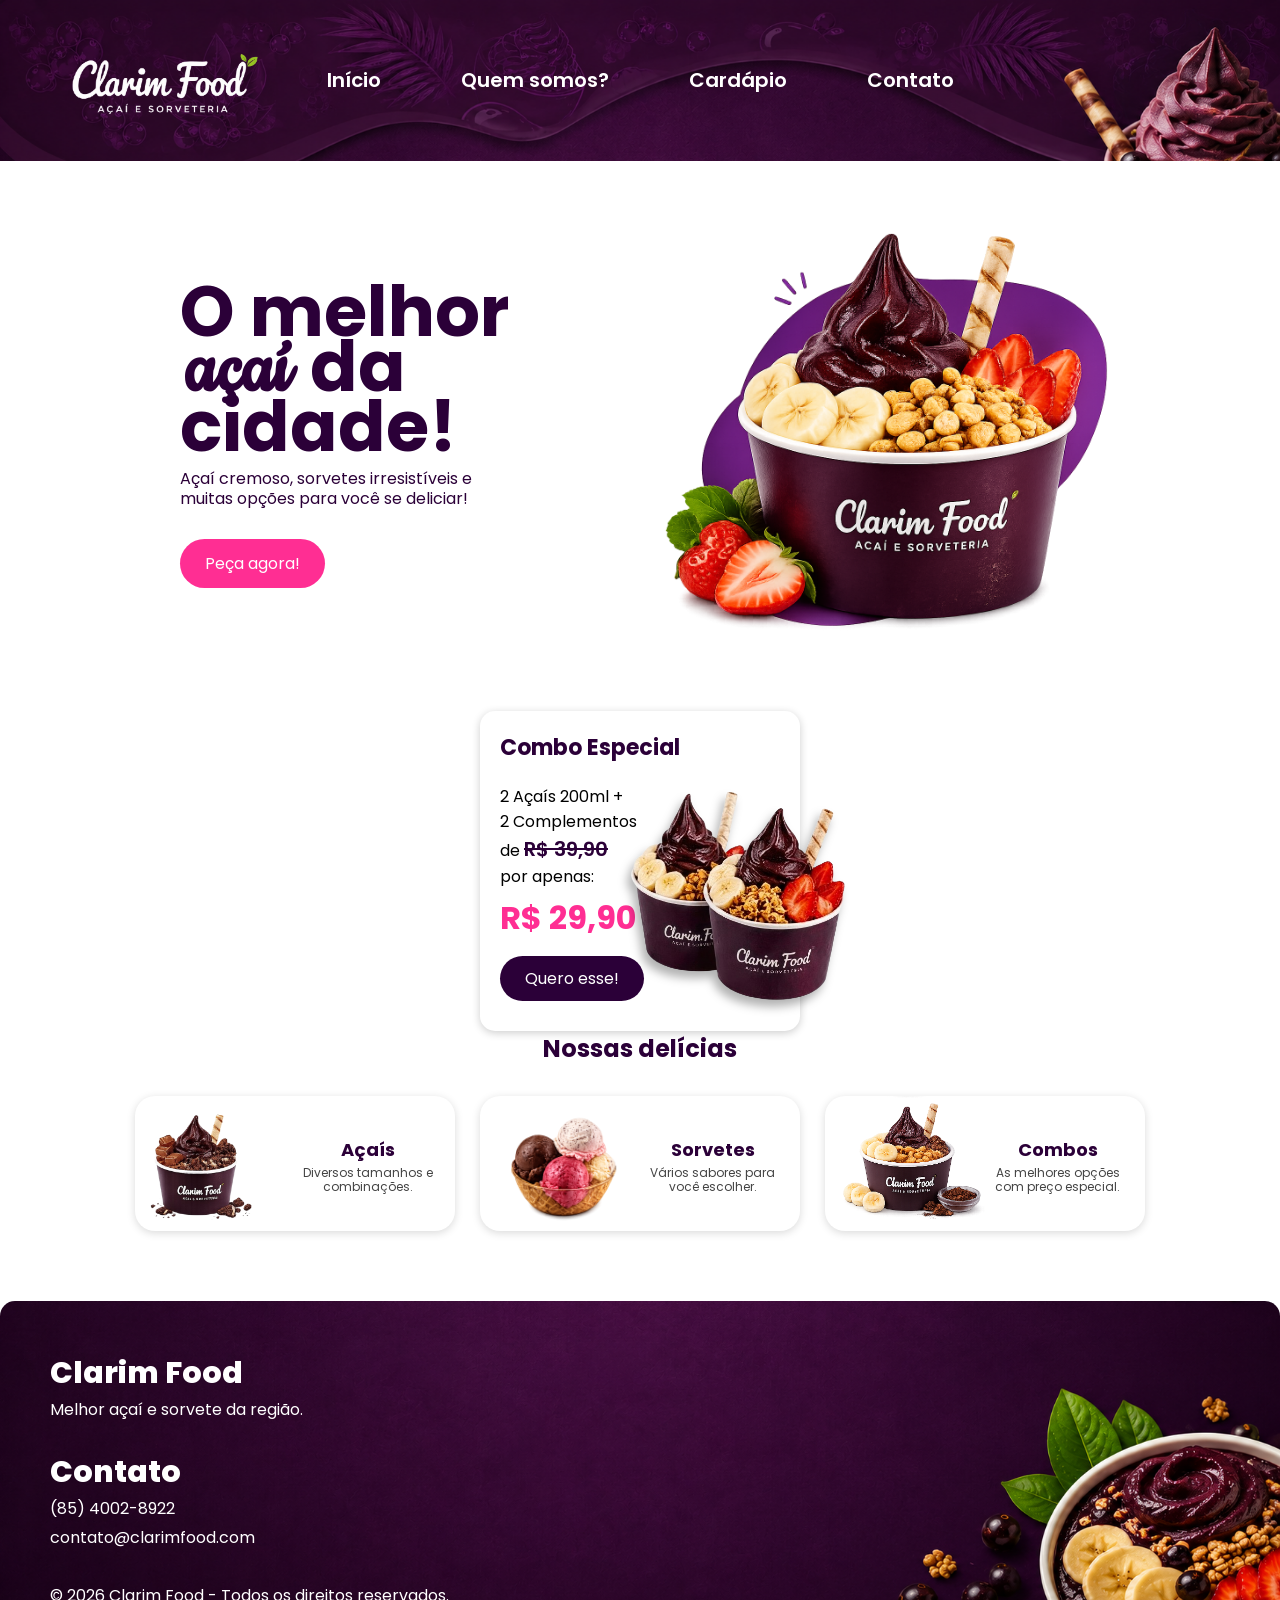
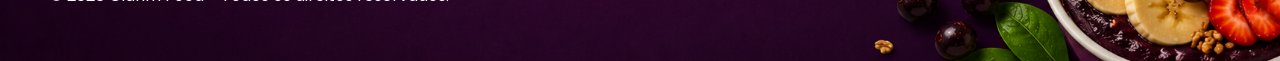
<file: index.html>
<!doctype html>
<html lang="pt-BR">
  <head>
    <meta charset="UTF-8" />
    <meta name="viewport" content="width=device-width, initial-scale=1.0" />
    <title>Página Inicial - Clarim Food</title>
    <link rel="stylesheet" href="inicio.css" />
    <link rel="shortcut icon" href="imagens/logo-ico.png" type="image/x-icon">
  </head>

  <body>
    <header>
      <nav class="cabecalho">
        <img src="imagens/logo-clarimfood.png" alt="Logo Clarim Food" />

        <div class="links">
          <ul>
            <li><a href="index.html">Início</a></li>
            <li><a href="somos.html">Quem somos?</a></li>
            <li><a href="cardapio.html">Cardápio</a></li>
            <li><a href="contato.html">Contato</a></li>
          </ul>
        </div>
      </nav>
    </header>

    <main>
      <div class="texto reveal">
        <h1>O melhor <span>açaí</span> da cidade!</h1>

        <p>
          Açaí cremoso, sorvetes irresistíveis e muitas opções para você se
          deliciar!
        </p>

        <a href="cardapio.html">Peça agora!</a>
      </div>

      <img src="imagens/imagem-acai.png" alt="Açaí" class="acai reveal" />

      <section class="combo reveal">
        <div class="container">
          <h1>Combo Especial</h1>

          <p>
            2 Açaís 200ml + <br />2 Complementos <br />
            de
            <span class="v1">
              <del>R$ 39,90</del>
            </span>
            <br />
            por apenas:
            <span class="v2">R$ 29,90</span>
          </p>

          <img
            src="imagens/porcao-acai.png"
            alt="Porção de Açaí"
            class="porcao"
          />
          <a href="cardapio.html#Combos" class="botao">Quero esse!</a>
        </div>
      </section>
    </main>

    <section class="delicias">
      <h2 class="reveal">Nossas delícias</h2>

      <div class="cards reveal">
        <div class="card">
          <img src="imagens/acai3.png" alt="Produto 1"/>

          <div class="txt">
            <h3>Açaís</h3>
            <p>Diversos tamanhos e combinações.</p>
          </div>
        </div>
        <div class="card">
          <img src="imagens/sorvete-inicio.png" alt="Produto 2" class="sorvete"/>

          <div class="txt">
            <h3>Sorvetes</h3>
            <p>Vários sabores para você escolher.</p>
          </div>
        </div>

        <div class="card">
          <img
            src="imagens/combo-acai.png" alt="Produto 3" class="combo"/>

          <div class="txt">
            <h3>Combos</h3>
            <p>As melhores opções com preço especial.</p>
          </div>
        </div>
      </div>
    </section>

    <footer class="bottom">
      <div class="bottom-all">
        <div class="bottom-top">
          <h2>Clarim Food</h2>
          <p>Melhor açaí e sorvete da região.</p>
        </div>

        <div class="bottom-half">
          <h2>Contato</h2>
          <p>(85) 4002-8922</p>
          <p>contato@clarimfood.com</p>
        </div>

        <div class="bottom-end">
          <p class="copyright">
            © 2026 Clarim Food - Todos os direitos reservados.
          </p>
        </div>
      </div>
    </footer>

    <script src="inicio.js"></script>
  </body>
</html>
</file>
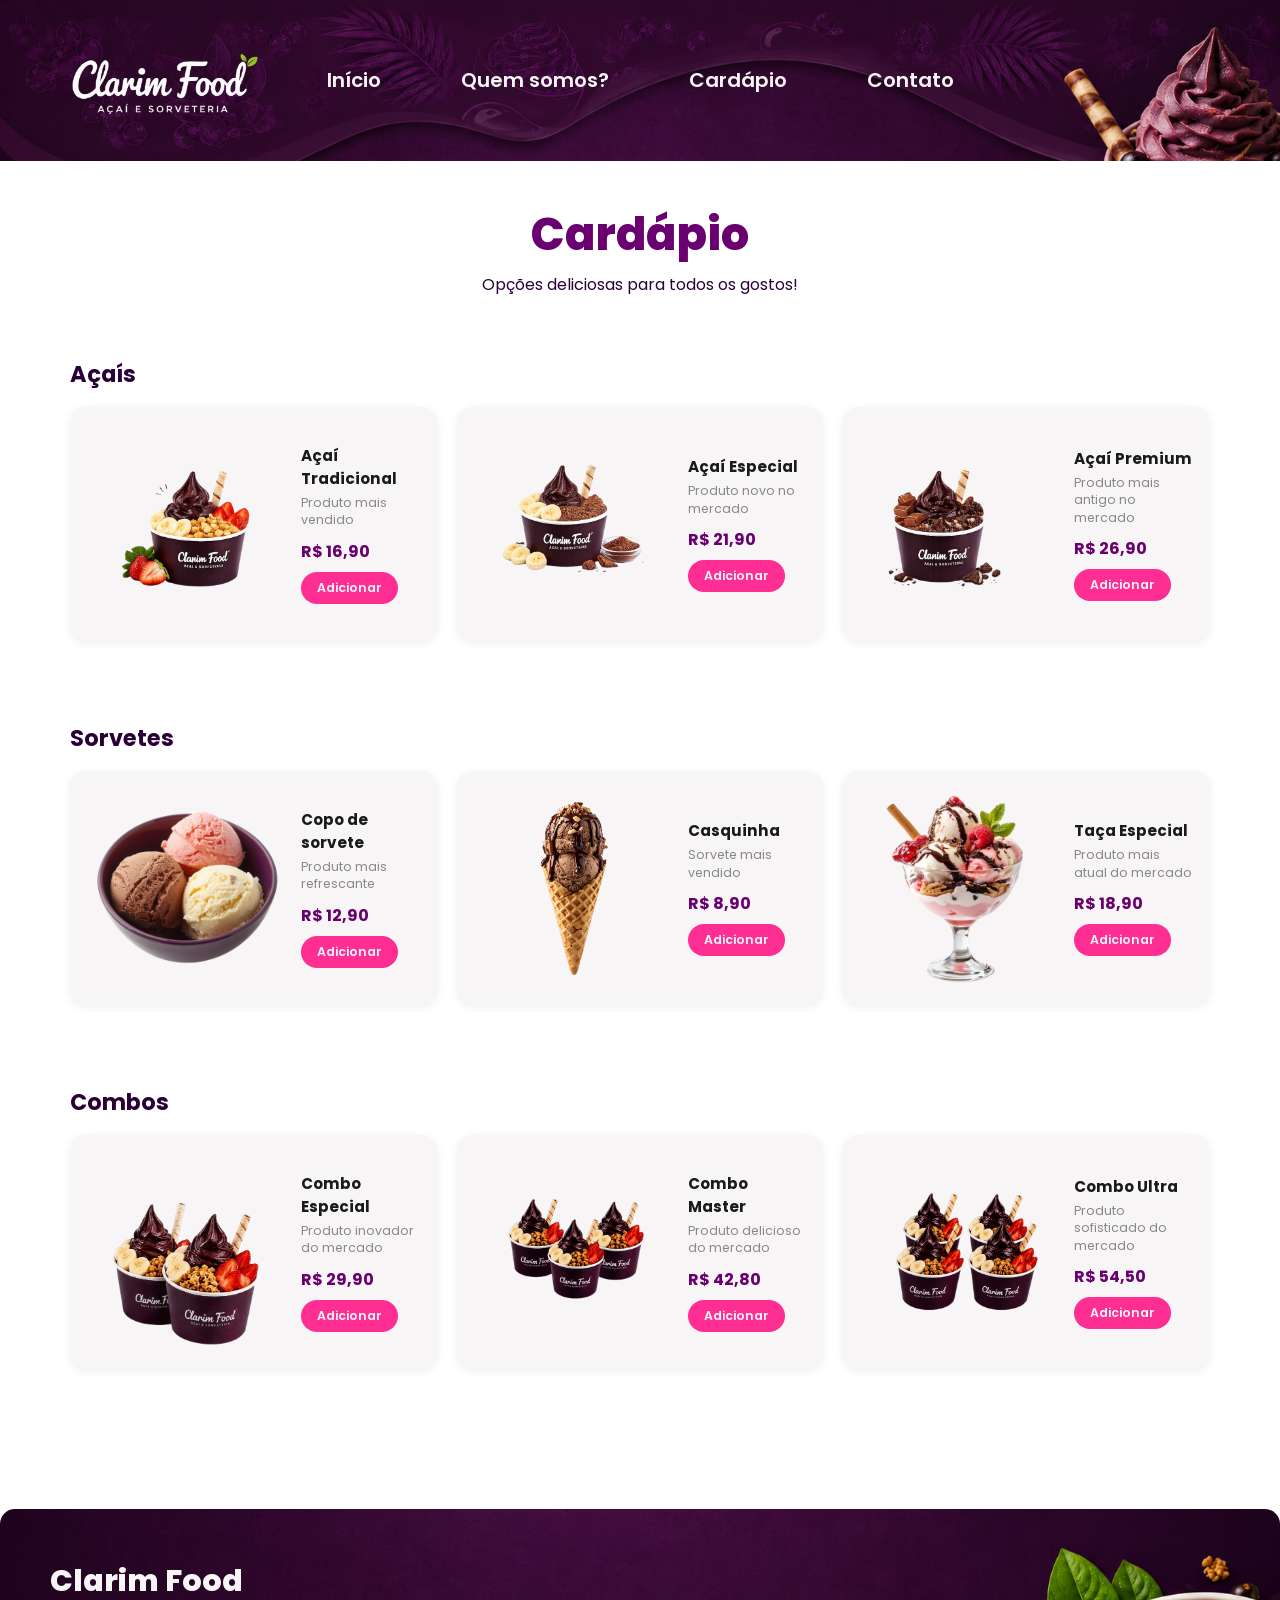
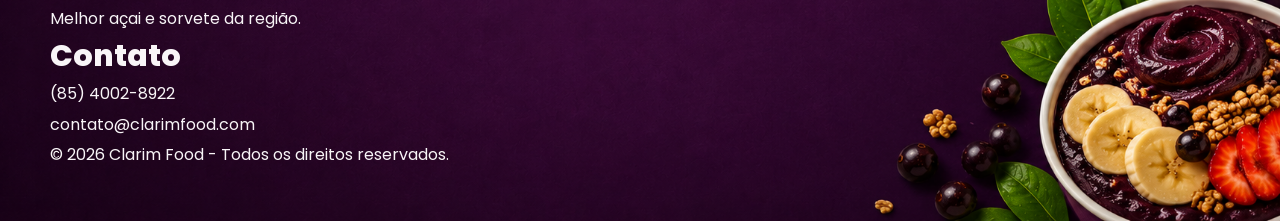
<file: cardapio.html>
<!doctype html>
<html lang="pt-BR">
  <head>
    <meta charset="UTF-8" />
    <meta name="viewport" content="width=device-width, initial-scale=1.0" />
    <title>Pagina Inicial - Clarim Food</title>
    <link rel="stylesheet" href="cardapio.css" />
    <link rel="shortcut icon" href="imagens/logo-ico.png" type="image/x-icon">
  </head>

  <body>
    <header>
      <nav class="cabecalho">
        <img src="imagens/logo-clarimfood.png" alt="logo" />
        <div class="links">
          <ul>
            <li><a href="index.html">Início</a></li>
            <li><a href="somos.html">Quem somos?</a></li>
            <li><a href="cardapio.html">Cardápio</a></li>
            <li><a href="contato.html">Contato</a></li>
          </ul>
        </div>
      </nav>
    </header>

    <div class="titulo-cardapio reveal">
      <h1>Cardápio</h1>
      <p>Opções deliciosas para todos os gostos!</p>
    </div>

    <main>
      <section class="acai reveal">
        <h4 class="secao-titulo">Açaís</h4>
        <div class="box-container">
          <div class="box">
            <img
              src="./imagens/acai1.png"
              alt="Açaí Tradicional"
              onclick="mostrarDetalhes(this)"
            />
            <div class="box-info">
              <h3>Açaí Tradicional</h3>

              <div class="detalhes">
                <p>Tamanho: 300ml</p>
                <p class="descricao">
                  Açaí puro com guaraná <br />+ 2 complementos
                </p>
              </div>
              <p class="mais-vendido">Produto mais vendido</p>
              <div class="preco">R$ 16,90</div>
              <a href="#" class="btn" onclick="adicionarItem(this)"
                >Adicionar</a
              >
            </div>
          </div>

          <div class="box">
            <img
              src="./imagens/acai2.png"
              alt="Açaí Especial"
              onclick="mostrarDetalhes(this)"
            />
            <div class="box-info">
              <h3>Açaí Especial</h3>
              <div class="detalhes">
                <p>Tamanho: 300ml</p>
                <p class="descricao">Açaí puro<br />+ 3 complementos</p>
              </div>
              <p class="mais-vendido">Produto novo no mercado</p>
              <div class="preco">R$ 21,90</div>
              <a href="#" class="btn" onclick="adicionarItem(this)"
                >Adicionar</a
              >
            </div>
          </div>

          <div class="box">
            <img
              src="./imagens/acai3.png"
              alt="Açaí Premium"
              onclick="mostrarDetalhes(this)"
            />
            <div class="box-info">
              <h3>Açaí Premium</h3>
              <div class="detalhes">
                <p>Tamanho: 300ml</p>
                <p class="descricao">
                  Açaí puro com chocolate<br />+ 2 complementos
                </p>
              </div>
              <p class="mais-vendido">Produto mais antigo no mercado</p>
              <div class="preco">R$ 26,90</div>
              <a href="#" class="btn" onclick="adicionarItem(this)"
                >Adicionar</a
              >
            </div>
          </div>
        </div>
      </section>

      <br />
      <br />
      <section class="sovertes reveal">
        <h4 class="secao-titulo">Sorvetes</h4>
        <div class="box-container">
          <div class="box">
            <img
              src="./imagens/CopoDeSorvete.png"
              alt="Copo de sorvete"
              onclick="mostrarDetalhes(this)"
            />
            <div class="box-info">
              <h3>Copo de sorvete</h3>
              <div class="detalhes">
                <p class="descricao">Sorvete mesclado<br />3 bolas</p>
              </div>
              <p class="mais-vendido">Produto mais refrescante</p>
              <div class="preco">R$ 12,90</div>
              <a href="#" class="btn" onclick="adicionarItem(this)"
                >Adicionar</a
              >
            </div>
          </div>

          <div class="box">
            <img
              src="./imagens/Casquinha.png"
              alt="Casquinha"
              onclick="mostrarDetalhes(this)"
            />
            <div class="box-info">
              <h3>Casquinha</h3>
              <div class="detalhes">
                <p class="descricao">Casquinha de sorvete<br />2 bolas</p>
              </div>
              <p class="mais-vendido">Sorvete mais vendido</p>
              <div class="preco">R$ 8,90</div>
              <a href="#" class="btn" onclick="adicionarItem(this)"
                >Adicionar</a
              >
            </div>
          </div>

          <div class="box">
            <img
              src="./imagens/Taça.png"
              alt="Taça Especial"
              onclick="mostrarDetalhes(this)"
            />
            <div class="box-info">
              <h3>Taça Especial</h3>
              <div class="detalhes">
                <p class="descricao">
                  Sorvete com calda,frutas e toppings<br />
                </p>
              </div>
              <p class="mais-vendido">Produto mais atual do mercado</p>
              <div class="preco">R$ 18,90</div>
              <a href="#" class="btn" onclick="adicionarItem(this)"
                >Adicionar</a
              >
            </div>
          </div>
        </div>
      </section>
      <br />
      <br />
      <section class="combos reveal">
        <h4 class="secao-titulo">Combos</h4>

        <div class="box-container">
          <div class="box" id="Combos">
            <img
              src="./imagens/porcao-acai.png"
              alt="Porçao açai"
              onclick="mostrarDetalhes(this)"
            />
            <div class="box-info">
              <h3>Combo Especial</h3>
              <div class="detalhes">
                <p>Tamanho: 200ml</p>
                <p class="descricao">Açaí duplo<br />+ 2 complementos</p>
              </div>
              <p class="mais-vendido">Produto inovador do mercado</p>
              <div class="preco">R$ 29,90</div>
              <a href="#" class="btn" onclick="adicionarItem(this)"
                >Adicionar</a
              >
            </div>
          </div>

          <div class="box">
            <img
              src="./imagens/ComboMaster.png"
              alt="Combo Master"
              onclick="mostrarDetalhes(this)"
            />
            <div class="box-info">
              <h3>Combo Master</h3>
              <div class="detalhes">
                <p>Tamanho: 200ml</p>
                <p class="descricao">3 Açaís<br />+ 3 complementos</p>
              </div>
              <p class="mais-vendido">Produto delicioso do mercado</p>
              <div class="preco">R$ 42,80</div>
              <a href="#" class="btn" onclick="adicionarItem(this)"
                >Adicionar</a
              >
            </div>
          </div>

          <div class="box">
            <img
              src="./imagens/ComboUltra.png"
              alt="Combo Ultra"
              onclick="mostrarDetalhes(this)"
            />
            <div class="box-info">
              <h3>Combo Ultra</h3>
              <div class="detalhes">
                <p>Tamanho: 180ml</p>
                <p class="descricao">4 Açaís<br />+ 4 complementos</p>
              </div>
              <p class="mais-vendido">Produto sofisticado do mercado</p>
              <div class="preco">R$ 54,50</div>
              <a href="#" class="btn" onclick="adicionarItem(this)"
                >Adicionar</a
              >
            </div>
          </div>
        </div>
      </section>
    </main>

    <footer class="bottom">
      <div class="bottom-all">
        <div class="bottom-top">
          <h2>Clarim Food</h2>
          <p>Melhor açai e sorvete da região.</p>
        </div>

        <div class="bottom-half">
          <h2>Contato</h2>
          <p>(85) 4002-8922</p>
          <p>contato@clarimfood.com</p>
        </div>
        <div class="bottom-end">
          <p class="copyright">
            © 2026 Clarim Food - Todos os direitos reservados.
          </p>
        </div>
      </div>
    </footer>
    <div id="mensagem" class="mensagem-carrinho">
    ✅ Adicionado ao carrinho
</div>
    <script src="cardapio.js"></script>
  </body>
</html>
</file>
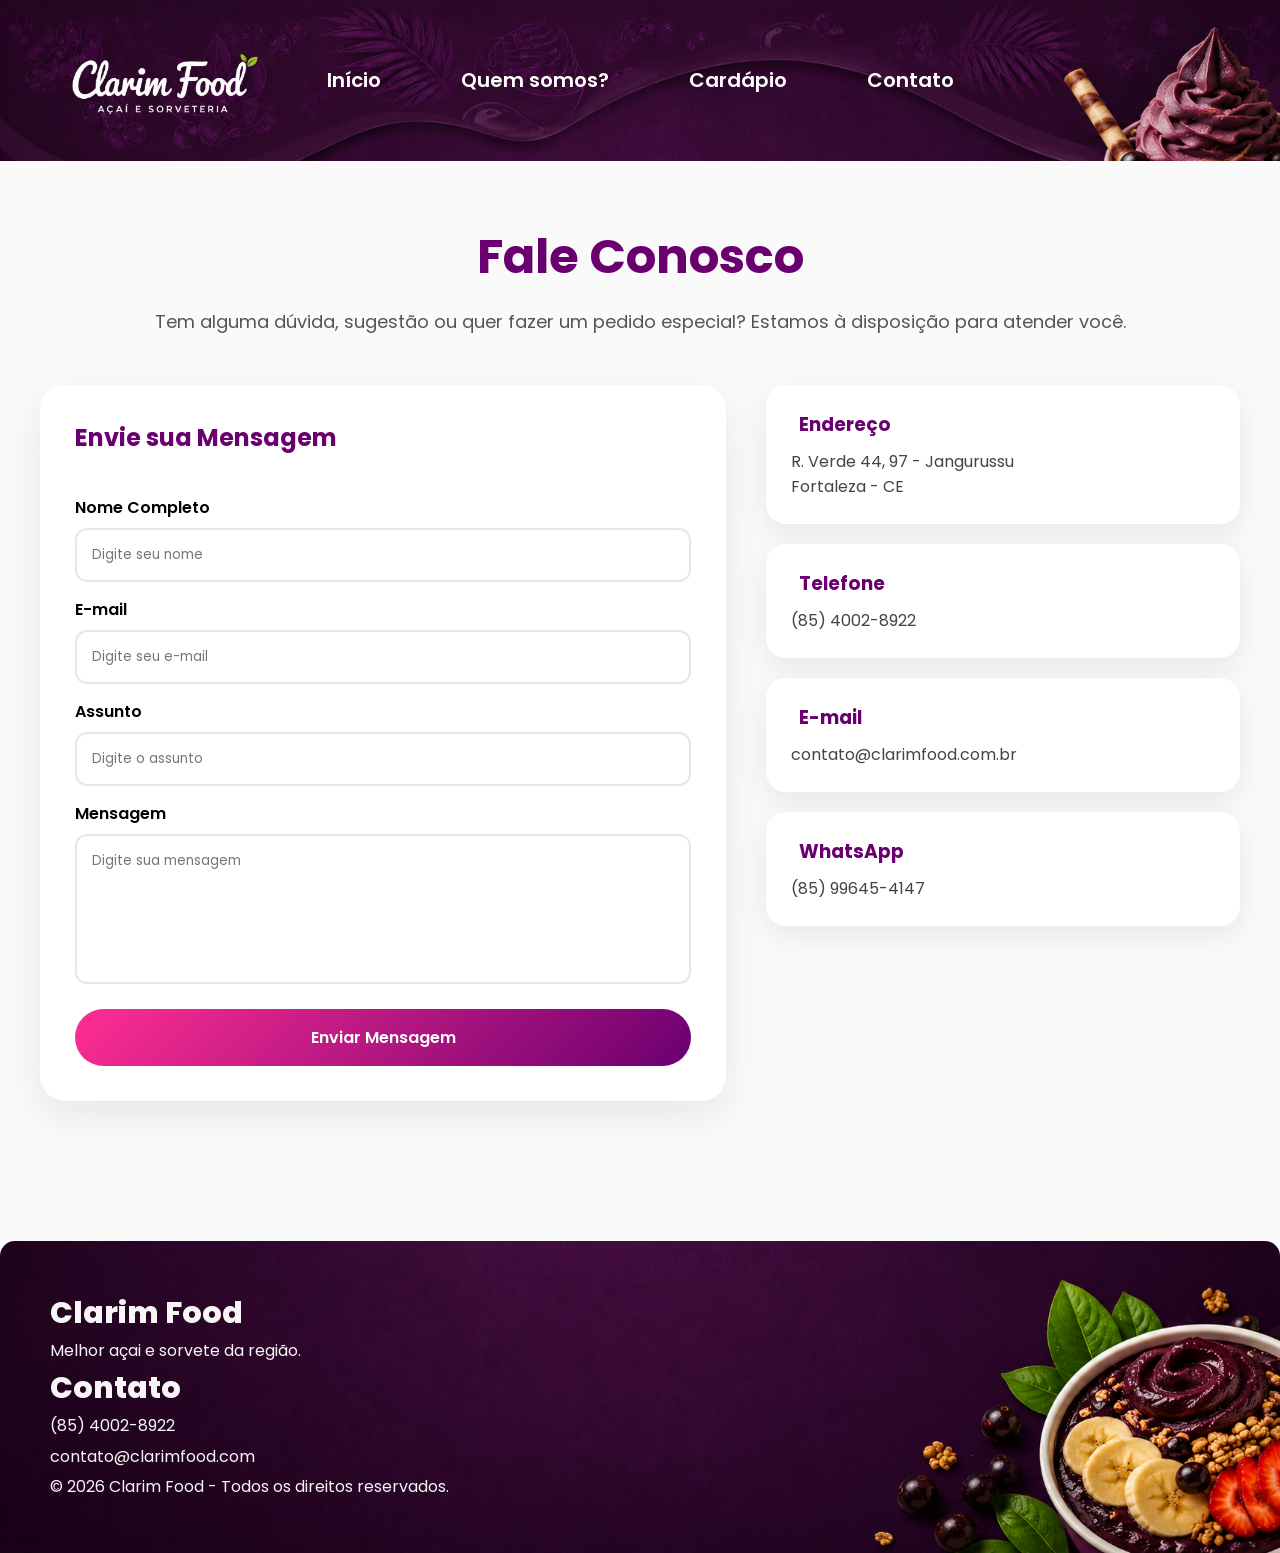
<file: contato.html>
<!DOCTYPE html>
<html lang="pt-BR">

<head>
    <meta charset="UTF-8">
    <meta name="viewport" content="width=device-width, initial-scale=1.0">
    <title>Pagina Inicial - Clarim Food</title>
    <link rel="stylesheet" href="contato.css">
    <link rel="shortcut icon" href="imagens/logo-ico.png" type="image/x-icon">
</head>

<body>
    <header>
        <nav class="cabecalho">
            <img src="imagens/logo-clarimfood.png" alt="logo">
            <div class="links">
                <ul>
                    <li> <a href="index.html">Início</a></li>
                     <li> <a href="somos.html">Quem somos?</a></li>
                    <li> <a href="cardapio.html">Cardápio</a></li>
                    <li> <a href="contato.html">Contato</a></li>
                </ul>
        </nav>
    </div>
    </header>

<main>

        <section class="contato reveal">

            <div class="container">

                <h1>Fale Conosco</h1>

                <p class="descricao">
                    Tem alguma dúvida, sugestão ou quer fazer um pedido especial?
                    Estamos à disposição para atender você.
                </p>

                <div class="conteudo">

                    <div class="formulario">

                        <h2>Envie sua Mensagem</h2>

                        <form>

                            <label>Nome Completo</label>
                            <input type="text" placeholder="Digite seu nome" required>

                            <label>E-mail</label>
                            <input type="email" placeholder="Digite seu e-mail" required>

                            <label>Assunto</label>
                            <input type="text" placeholder="Digite o assunto">

                            <label>Mensagem</label>
                            <textarea placeholder="Digite sua mensagem"></textarea>

                            <button type="submit">
                                <i class="fa-solid fa-paper-plane"></i>
                                Enviar Mensagem
                            </button>

                        </form>

                    </div>

                    <div class="info">

                        <div class="item">
                            <h3>
                                <i class="fa-solid fa-location-dot"></i>
                                Endereço
                            </h3>

                            <p>
                                R. Verde 44, 97 - Jangurussu<br>
                                Fortaleza - CE
                            </p>
                        </div>

                        <div class="item">
                            <h3>
                                <i class="fa-solid fa-phone"></i>
                                Telefone
                            </h3>

                            <p>(85) 4002-8922</p>
                        </div>

                        <div class="item">
                            <h3>
                                <i class="fa-solid fa-envelope"></i>
                                E-mail
                            </h3>

                            <p>contato@clarimfood.com.br</p>
                        </div>

                        <div class="item">
                            <h3>
                                <i class="fa-brands fa-whatsapp"></i>
                                WhatsApp
                            </h3>

                            <p>(85) 99645-4147</p>
                        </div>

                    </div>

                </div>

            </div>

        </section>

    </main>


    <footer class="bottom">
        <div class="bottom-all">
            <div class="bottom-top">
                <h2>Clarim Food</h2>
                <p>Melhor açai e sorvete da região.</p>
            </div>

            <div class="bottom-half">
                <h2>Contato</h2>
                <p>(85) 4002-8922</p>
                <p>contato@clarimfood.com</p>
            </div>
            <div class="bottom-end">
                <p class="copyright">
                    © 2026 Clarim Food - Todos os direitos reservados.
                </p>
            </div>

        </div>
    </footer>
    <script src="contato.js"></script>
</body>

</html>
</file>
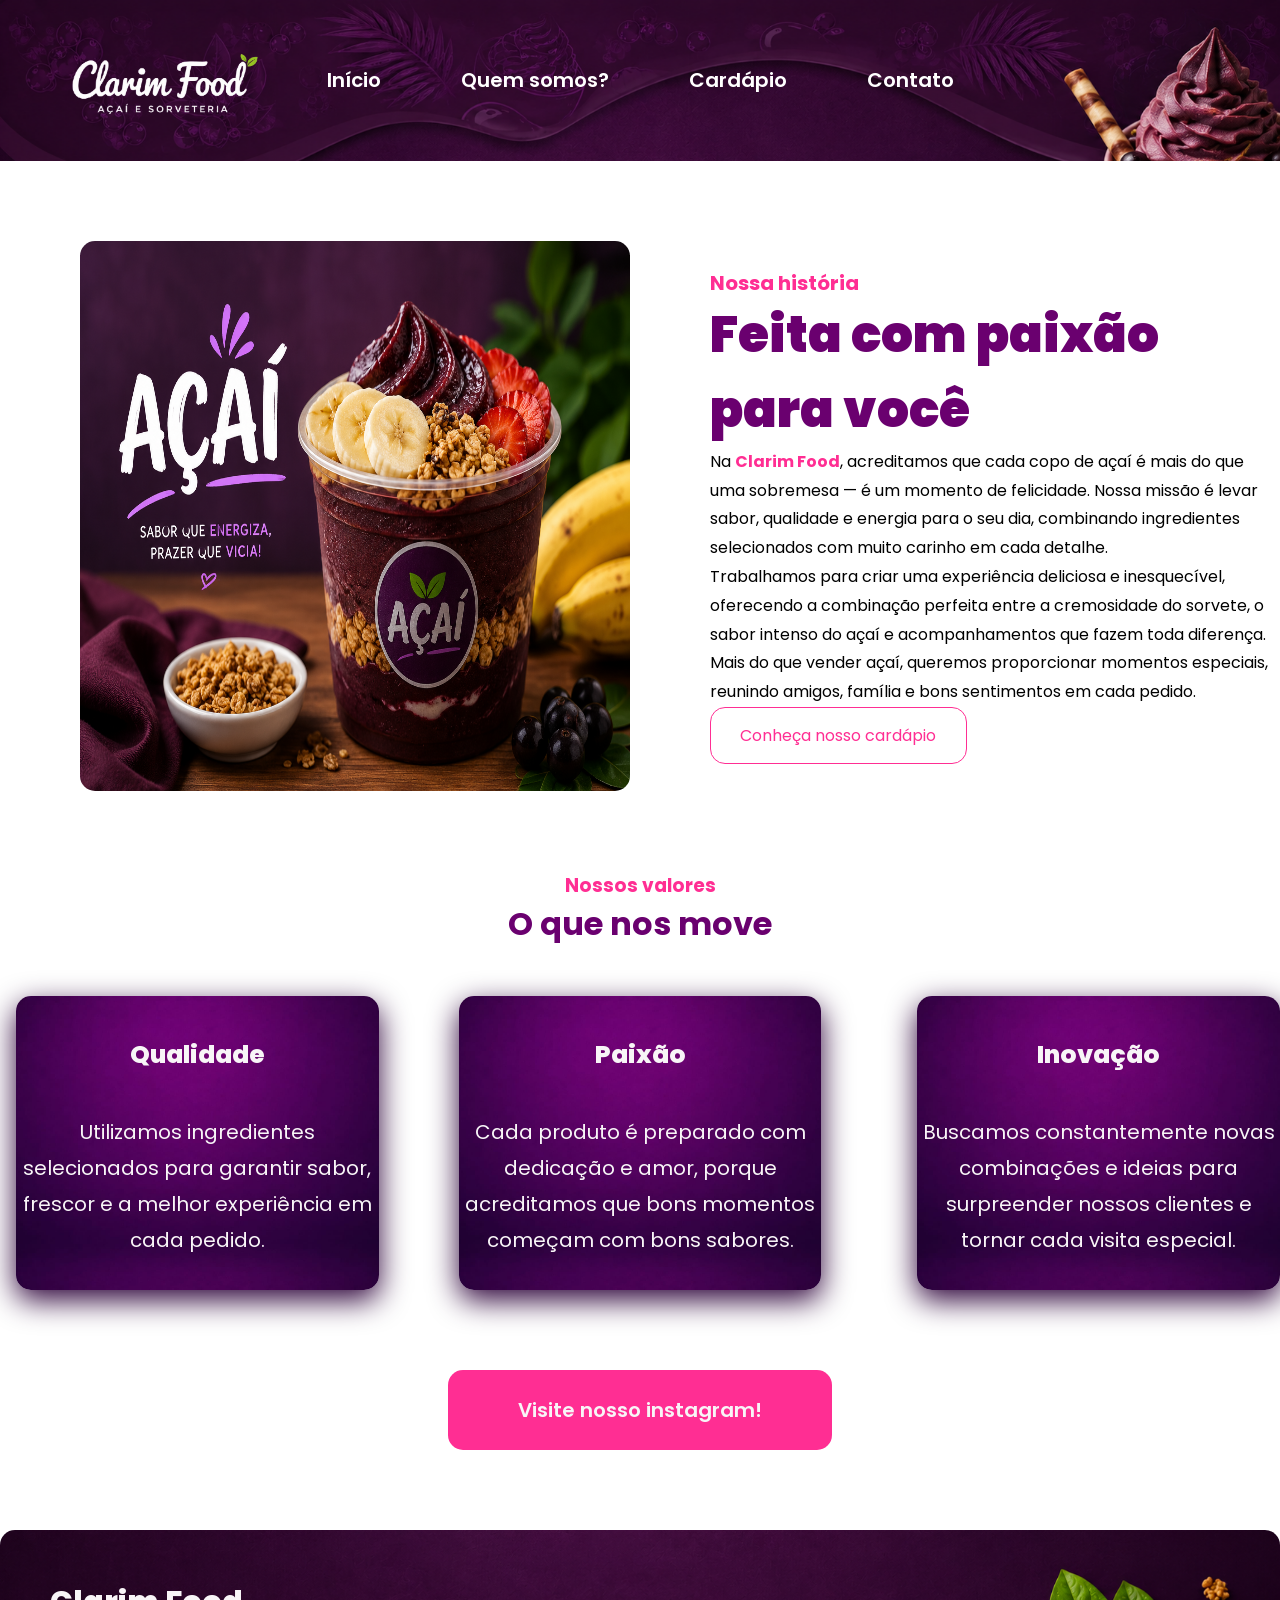
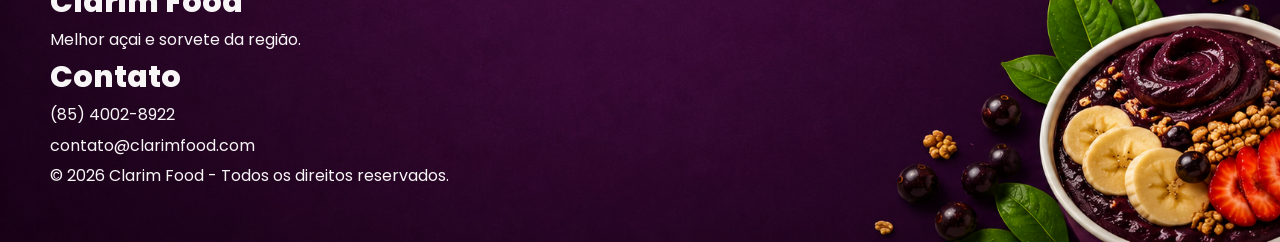
<file: somos.html>
<!DOCTYPE html>
<html lang="pt-br">

<head>
    <meta charset="UTF-8">
    <meta name="viewport" content="width=device-width, initial-scale=1.0">
    <link rel="stylesheet" href="somos.css">
    <title>Quem somos</title>
    <link rel="shortcut icon" href="imagens/logo-ico.png" type="image/x-icon">
</head>

<body>
    <header>
        <nav class="cabecalho">
            <img src="imagens/logo-clarimfood.png" alt="logo">
            <div class="links">
                <ul>
                    <li> <a href="index.html">Início</a></li>
                    <li> <a href="somos.html">Quem somos?</a></li>
                    <li> <a href="cardapio.html">Cardápio</a></li>
                    <li> <a href="contato.html">Contato</a></li>
                </ul>
        </nav>
        </div>
    </header>
    <main class="container reveal">
        <div class="card-text">
            <img src="imagens/imagem-somos.png">
            <div class="texto">
                <h4>Nossa história</h4>
                <h3>Feita com paixão para você</h3>
                <span>
                    Na <strong>Clarim Food</strong>, acreditamos que cada copo de açaí
                    é mais do que uma sobremesa — é um momento de felicidade.
                    Nossa missão é levar sabor, qualidade e energia para o seu dia,
                    combinando ingredientes selecionados com muito carinho em cada detalhe.
                </span>

                <span>
                    Trabalhamos para criar uma experiência deliciosa e inesquecível,
                    oferecendo a combinação perfeita entre a cremosidade do sorvete,
                    o sabor intenso do açaí e acompanhamentos que fazem toda diferença.
                </span>

                <span>
                    Mais do que vender açaí, queremos proporcionar momentos especiais,
                    reunindo amigos, família e bons sentimentos em cada pedido.
                </span>
                <a href="cardapio.html">Conheça nosso cardápio</a>
            </div>

        </div>
        <div class="values reveal">
            <h3>Nossos valores</h3>
            <h1>O que nos move</h1>
        </div>
        <div class="topicos reveal">
            <div class="qualidade">
                <span class="subtopicos">Qualidade</span>
                <p class="subtopicos-2">Utilizamos ingredientes selecionados para garantir sabor, frescor e a melhor
                    experiência em cada pedido.</p>
            </div>
            <div class="paixao">
                <span class="subtopicos">Paixão</span>
                <p class="subtopicos-2">Cada produto é preparado com dedicação e amor, porque acreditamos que bons
                    momentos começam com bons sabores.</p>
            </div>
            <div class="inovacao">
                <span class="subtopicos">Inovação</span>
                <p class="subtopicos-2">Buscamos constantemente novas combinações e ideias para surpreender nossos
                    clientes e tornar cada visita especial.</p>
            </div>
        </div>
        <div class="button-card reveal">
            <a class="botao" target="_blank" href="https://www.instagram.com/acaiclassea/">Visite nosso instagram!</a>
        </div>
    </main>

    <footer class="bottom">
        <div class="bottom-all">
            <div class="bottom-top">
                <h2>Clarim Food</h2>
                <p>Melhor açai e sorvete da região.</p>
            </div>

            <div class="bottom-half">
                <h2>Contato</h2>
                <p>(85) 4002-8922</p>
                <p>contato@clarimfood.com</p>
            </div>
            <div class="bottom-end">
                <p class="copyright">
                    © 2026 Clarim Food - Todos os direitos reservados.
                </p>
            </div>

        </div>
    </footer>

    <script src="somos.js"></script>
</body>

</html>
</file>
<file: inicio.css>
@import url('https://fonts.googleapis.com/css2?family=Poppins:wght@100;200;300;400;500;600;700;800;900&display=swap');
@import url('https://fonts.googleapis.com/css2?family=Cookie&display=swap');

:root {
    --Cor1: #2B0038;
    --Cor2: #6A006F;
    --Cor3: #FF2E93;
    --Cor4: #FF5CB8;
    --Cor5: #F8F5F7;
    --Cor6: #000000;
}

*{
    margin: 0;
    padding: 0;
    box-sizing: border-box;
    font-family: "Poppins", sans-serif;
}

.cabecalho{
    background-image: url(imagens/headerOficial.png);
    background-size: cover;
    background-position: top;
    padding: 30px 45px;
    display: flex;
    align-items: center;
    position: relative;
}

.cabecalho img{
    width: 230px;
}

.links{
     position: absolute;
    left: 50%;
    transform: translateX(-50%);

}

.links ul{
    display: flex;
    gap: 80px;
    list-style: none;
}

.links a{
    color: white;
    text-decoration: none;
    font-size: 20px;
    font-weight: 600;
    position: relative;
}

.links a::after{
    content: "";
    position: absolute;
    left: 50%;
    bottom: -4px;
    width: 0;
    height: 2px;
    background-color: white;
    transform: translateX(-50%);
    transition: .3s;
}

.links a:hover::after{
    width: 100%;
}


main{
    min-height: 80vh;
    display: flex;
    justify-content: center;
    align-items: center;
    gap: 50px;
    padding: 50px 20px;
    flex-wrap: wrap;
}

.texto{
    color: var(--Cor1);
    max-width: 450px;
    position: relative;
    left: 15px;
}

.texto h1{
    font-size: 70px;
    line-height: 55px;
}

.texto span{
    font-family: "Cookie", cursive;
    font-size: 85px;
    padding: 5px;
}

.texto p{
    max-width: 300px;
    margin-top: 15px;
    line-height: 20px;
    color: var(--Cor1);
}

.texto a{
    display: inline-block;
    margin-top: 30px;
    text-decoration: none;
    background-color: var(--Cor3);
    color: white;
    padding: 12px 25px;
    border-radius: 25px;
    transition: .3s;
}

.texto a:hover{
    transform: translateY(-3px);
    background-color: var(--Cor1);
}

.acai{
    width: 100%;
    max-width: 450px;
    height: auto;
}

.combo{
    display: flex;
    flex-direction: column;
    align-items: center;
}

.container{
     background-color: white;
    width: 320px;
    height: 320px;
    border-radius: 15px;
    box-shadow: 0px 2px 8px rgba(0,0,0,.2);
    padding: 20px;
    position: relative;
    overflow: visible;
}

.container h1{
    color: var(--Cor1);
    font-size: 22px;
    margin-bottom: 20px;
}

.container p{
    max-width: 180px;
}

.container .v1 del{
    color: var(--Cor1);
    font-size: 20px;
    font-weight: 600;
}

.container .v2{
    display: block;
    color: var(--Cor3);
    font-size: 32px;
    font-weight: 700;
    margin-top: 5px;
}

.porcao{
    width: 220px;
    position: absolute;
    right: -50px;
    bottom: 20px;
    filter: drop-shadow(-4px 7px 5px rgba(0,0,0,.3));
}

.botao{
    text-decoration: none;
    background-color: var(--Cor1);
    color: white;
    padding: 10px 25px;
    border-radius: 25px;
    position: absolute;
    bottom: 30px;
     transition: .3s;
}

.botao:hover {
    transform: translateY(-3px);
    background-color: var(--Cor3);
}

.delicias{
    text-align: center;
}

.delicias h2{
    color: var(--Cor1);
    margin-top: -50px;
}

.cards{
    display: flex;
    justify-content: center;
    gap: 25px;
    flex-wrap: wrap;
    padding-top: 50px;
    margin-bottom: 50px;
}

.card{
    position: relative;
    width: 320px;
    height: 135px;
    background: white;
    border-radius: 20px;
    box-shadow: 0px 2px 8px rgba(0,0,0,.15);
    display: flex;
    align-items: center;
    transition: 0.3s;
    bottom: 20px;
}

.card:hover{
    transform:translateY(-5px) ;
}

.card img{
    position: absolute;
    width: 180px;
    height: 180px;
    object-fit: contain;
    flex-shrink: 0;
    left: -10px;
}

.card .combo{
    width: 150px;
    height: 150px; 
    left: 15px;
    clip-path: inset(5% 0% 0% 0%);
}

.card .sorvete{
    width: 180px;
    height: 180px;
    bottom: -30px;
    object-fit: contain;
}

.txt{
    display: flex;
    flex-direction: column;
    justify-content: center;
    margin-left: 160px;
    padding-right: 15px;
}

.txt h3{
    font-size: 18px;
    font-weight: 700;
    color: var(--Cor1);
    margin: 3px 
    
}

.txt p{
    color: #444;
    font-size: 12px;
    line-height: 1.2;
}

.bottom-all{
    padding: 50px;
    background-image: url(imagens/headerOficial.png);
    background-size: cover;
    background-position: bottom;
    border-radius: 15px 15px 0 0;
}

.bottom-all h2{
    color: white;
    font-size: 30px;
    font-weight: 800;
}

.bottom-all p{
    color: white;
    line-height: 1.8;
}

.bottom-half{
    margin-top: 25px;
}

.bottom-end{
    margin-top: 30px;
}

@media (max-width: 768px) {
  .cabecalho {
        flex-direction: column;
        padding: 20px;
        gap: 20px;
    }

    .cabecalho img {
        width: 180px;
    }

    .links {
        position: static;
        transform: none;
        width: 100%;
    }

    .links ul {
        justify-content: center;
        flex-wrap: wrap;
        gap: 15px;
    }

    .links a {
        font-size: 15px;
    }

    main {
        flex-direction: column;
        gap: 40px;
        padding: 30px 15px;
    }

    .texto {
        max-width: 100%;
        text-align: center;
        left: 0;
    }

    .texto h1 {
        font-size: 45px;
        line-height: 1.1;
    }

    .texto span {
        font-size: 60px;
    }

    .texto p {
        max-width: 100%;
    }

    .acai {
        max-width: 280px;
    }

    .container {
        width: 100%;
        max-width: 320px;
    }

    .porcao {
    width: 140px;
    right: -70px;
    bottom: 70px;
}

    .cards {
        padding: 30px 15px;
    }

    .card {
        width: 100%;
        max-width: 320px;
    }

    .card img {
        width: 140px;
        height: 140px;
    }

    .card .sorvete {
        width: 140px;
        height: 140px;
    }

    .txt {
        margin-left: 130px;
    }

    .bottom-all {
        padding: 30px 20px;
        text-align: center;
    }
}

.reveal{
    opacity: 0;
    transform: translateY(50px);
    transition: all 0.8s ease;
}

.reveal.show{
    opacity: 1;
    transform: translateY(0);
}
</file>
<file: cardapio.css>
@import url('https://fonts.googleapis.com/css2?family=Poppins:ital,wght@0,100;0,200;0,300;0,400;0,500;0,600;0,700;0,800;0,900;1,100;1,200;1,300;1,400;1,500;1,600;1,700;1,800;1,900&display=swap');

:root {
    --Cor1: #2B0038;
    --Cor2: #6A006F;
    --Cor3: #FF2E93;
    --Cor4: #FF5CB8;
    --Cor5: #F8F5F7;
    --Cor6: #000000;
}

* {
    margin: 0;
    padding: 0;
    box-sizing: border-box;
    font-family: "Poppins", sans-serif;
}


.cabecalho {
    background-image: url(imagens/headerOficial.png);
    background-size: cover;
    background-position: top;
    padding: 30px 45px;
    display: flex;
    align-items: center;
    position: relative;
}

.cabecalho img {
    width: 230px;
}

.links {
    position: absolute;
    left: 50%;
    transform: translateX(-50%);

}

.links ul {
    display: flex;
    gap: 80px;
    list-style: none;
}

.links a {
    color: var(--Cor5);
    text-decoration: none;
    font-size: 20px;
    font-weight: 600;
    position: relative;
}

.links a::after {
    content: "";
    position: absolute;
    left: 50%;
    bottom: -4px;
    width: 0;
    height: 2px;
    background-color: var(--Cor5);
    transform: translateX(-50%);
    transition: .3s;
}

.links a:hover::after {
    width: 100%;
}

ul {
    font-size: 18px;
    position: relative;
    display: flex;
    list-style-type: none;
}

.titulo-cardapio {
    text-align: center;
    padding: 40px 20px 10px;
}

.titulo-cardapio h1 {
    font-size: 2.8rem;
    font-weight: 800;
    color: var(--Cor2);
}

.titulo-cardapio p {
    font-size: 1rem;
    color: var(--Cor1);
    margin-top: 4px;
}

main {
    max-width: 1200px;
    margin: 0 auto;
    padding: 20px 30px 60px;
}

.secao-titulo {
    font-size: 1.4rem;
    font-weight: 700;
    color: var(--Cor1);
    margin: 30px 0 16px;
}

.box-container {
    display: grid;
    grid-template-columns: repeat(3, 1fr);
    gap: 20px;
}

.box {
    background-color: var(--Cor5);
    border: 1px solid var(--Cor5);
    border-radius: 16px;
    padding: 16px;
    display: flex;
    flex-direction: row;
    align-items: center;
    gap: 14px;
    box-shadow: 0 2px 10px rgba(0, 0, 0, 0.07);
    transition: transform 0.2s, box-shadow 0.2s;
}

.box:hover {
    transform: translateY(-3px);
    box-shadow: 0 6px 20px rgba(106, 0, 111, 0.12);
}

.box img {
    width: 200px;
    height: 200px;
    object-fit: contain;
    flex-shrink: 0;
    cursor: pointer;
}

.box-info {
    flex: 1;
    text-align: left;
    margin-top: 0;
}

.box-info h3 {
    font-size: 0.95rem;
    font-weight: 700;
    color: #1a1a1a;
    margin-bottom: 4px;
}

.box-info .descricao {
    font-size: 0.78rem;
    color: #888;
    margin-bottom: 10px;
    line-height: 1.4;
}

.detalhes {
    display: none;
}

.detalhes p {
    font-size: 0.78rem;
    color: #888;
    line-height: 1.4;
}

.mais-vendido {
    font-size: 0.78rem;
    color: #888;
    margin-bottom: 10px;
    line-height: 1.4;
}

.box-info .preco {
    font-size: 1rem;
    font-weight: 700;
    color: var(--Cor2);
    margin-bottom: 8px;
}

.btn {
    display: inline-block;
    align-items: center;
    gap: 6px;
    text-decoration: none;
    background-color: var(--Cor3);
    color: var(--Cor5);
    padding: 7px 16px;
    font-size: 0.78rem;
    font-weight: 600;
    border-radius: 25px;
    transition: background-color 0.2s, transform 0.1s;

}

.btn:hover {
    background-color: var(--Cor4);
    transform: scale(1.03);
}

.bottom-all {
    padding: 50px;
    margin-top: 5rem;
    background: url(imagens/headerOficial.png);
    background-position: bottom;
    background-repeat: no-repeat;
    background-size: cover;
    border-radius: 15px 15px 0 0;
}

.bottom-all h2 {
    color: var(--Cor5);
    font-size: 30px;
    font-weight: 800;
}

.bottom-all p {
    color: var(--Cor5);
    line-height: 1.9;
}

.btn{
    transition: all .3s ease;
}

.btn.adicionado{
    background-color: #28a745;
}

.mensagem-carrinho{
    position: fixed;
    top: 20px;
    right: 20px;
    background-color: #28a745;
    color: white;
    padding: 12px 20px;
    border-radius: 10px;
    font-weight: 600;
    opacity: 0;
    transform: translateY(-20px);
    transition: .3s;
    z-index: 9999;
}

.mensagem-carrinho.show{
    opacity: 1;
    transform: translateY(0);
}

.reveal{
    opacity: 0;
    transform: translateY(50px);
    transition: all 0.8s ease;
}

.reveal.show{
    opacity: 1;
    transform: translateY(0);
}


@media (max-width: 768px) {


    .cabecalho {
        flex-direction: column;
        padding: 20px;
        gap: 20px;
    }

    .cabecalho img {
        width: 180px;
    }

    .links {
        position: static;
        transform: none;
        width: 100%;
    }

    .links ul {
        justify-content: center;
        flex-wrap: wrap;
        gap: 15px;
    }

    .links a {
        font-size: 15px;
    }

    .titulo-cardapio h1 {
        font-size: 2.2rem;
    }

    .box-container {
        grid-template-columns: 1fr;
    }

    .box {
        flex-direction: column;
        text-align: center;
        padding: 20px;
    }

    .box img {
        width: 180px;
        height: 180px;
    }

    .box-info {
        text-align: center;
    }

    .btn {
        width: 100%;
        max-width: 200px;
    }

    .bottom-all {
        padding: 30px 20px;
        text-align: center;
    }

    .bottom-all h2 {
        font-size: 24px;
    }

    .bottom-all p {
        font-size: 14px;
    }

    .mensagem-carrinho {
        right: 10px;
        left: 10px;
        text-align: center;
    }
}

.detalhes {
    display: none;
}

.detalhes p {
     font-size: 0.78rem;
    color: #888;
    line-height: 1.4;
}

.mais-vendido {
    font-size: 0.78rem;
    color: #888;
    margin-bottom: 10px;
    line-height: 1.4;
}
</file>
<file: contato.css>
@import url('https://fonts.googleapis.com/css2?family=Poppins:wght@300;400;500;600;700;800&display=swap');

:root {
    --Cor1: #2B0038;
    --Cor2: #6A006F;
    --Cor3: #FF2E93;
    --Cor4: #FF5CB8;
    --Cor5: #F8F5F7;
}

* {
    margin: 0;
    padding: 0;
    box-sizing: border-box;
    font-family: "Poppins", sans-serif;
}

body {
    background: #fafafa;
}


.cabecalho {
    background-image: url(imagens/headerOficial.png);
    background-size: cover;
    background-position: top;
    padding: 30px 45px;
    display: flex;
    align-items: center;
    position: relative;
}

.cabecalho img {
    width: 230px;
}

.links {
    position: absolute;
    left: 50%;
    transform: translateX(-50%);

}

.links ul {
    display: flex;
    gap: 80px;
    list-style: none;
}

.links a {
    color: white;
    text-decoration: none;
    font-size: 20px;
    font-weight: 600;
    position: relative;
}

.links a::after {
    content: "";
    position: absolute;
    left: 50%;
    bottom: -4px;
    width: 0;
    height: 2px;
    background-color: white;
    transform: translateX(-50%);
    transition: .3s;
}

.links a:hover::after {
    width: 100%;
}

main {
    padding: 60px 20px;
}

.container {
    max-width: 1200px;
    margin: auto;
}

h1 {
    text-align: center;
    color: var(--Cor2);
    font-size: 48px;
    margin-bottom: 15px;
}

.descricao {
    text-align: center;
    color: #555;
    margin-bottom: 50px;
    font-size: 18px;
}

.conteudo {
    display: flex;
    gap: 40px;
}

.formulario {
    flex: 1.3;

    background: white;
    padding: 35px;
    border-radius: 25px;

    box-shadow:
        0 15px 40px rgba(0, 0, 0, .08);
}

.formulario h2 {
    color: var(--Cor2);
    margin-bottom: 25px;
}

form {
    display: flex;
    flex-direction: column;
}

label {
    margin-top: 15px;
    margin-bottom: 8px;
    font-weight: 600;
}

input,
textarea {
    padding: 15px;
    border-radius: 12px;
    border: 2px solid #e7e7e7;
    outline: none;
    transition: .3s;
}

input:focus,
textarea:focus {
    border-color: var(--Cor3);
    box-shadow: 0 0 12px rgba(255, 46, 147, .25);
}

textarea {
    height: 150px;
    resize: none;
}

button {
    margin-top: 25px;
    border: none;
    padding: 16px;

    border-radius: 50px;

    background:
        linear-gradient(135deg,
            var(--Cor3),
            var(--Cor2));

    color: white;
    font-size: 16px;
    font-weight: 600;

    cursor: pointer;
    transition: .3s;
}

button:hover {
    transform: translateY(-4px);

    box-shadow:
        0 10px 20px rgba(255, 46, 147, .3);
}

.info {
    flex: 1;

    display: flex;
    flex-direction: column;
    gap: 20px;
}

.item {
    background: white;
    padding: 25px;

    border-radius: 20px;

    box-shadow:
        0 10px 30px rgba(0, 0, 0, .08);

    transition: .3s;
}

.item:hover {
    transform: translateY(-5px);
}

.item h3 {
    color: var(--Cor2);
    margin-bottom: 10px;
}

.item h3 i {
    margin-right: 8px;
}

.item p {
    color: #444;
}

.bottom-all {
    padding: 50px;
    margin-top: 5rem;
    background: url(imagens/headerOficial.png);
    background-position: bottom;
    background-repeat: no-repeat;
    background-size: cover;
    border-radius: 15px 15px 0 0;
}

.bottom-all h2 {
    color: var(--Cor5);
    font-size: 30px;
    font-weight: 800;
}

.bottom-all p {
    color: var(--Cor5);
    line-height: 1.9;
}


@media(max-width:900px) {

    .cabecalho {
        flex-direction: column;
        padding: 20px;
        gap: 20px;
    }

    .cabecalho img {
        width: 180px;
    }

    .links {
        position: static;
        transform: none;
        width: 100%;
    }

    .links ul {
        justify-content: center;
        flex-wrap: wrap;
        gap: 15px;
    }

    .links a {
        font-size: 15px;
    }

    .conteudo {
        flex-direction: column;
    }

    h1 {
        font-size: 36px;
    }

    .bottom-all {
        text-align: center;
        justify-content: center;
    }
}

.reveal {
    opacity: 0;
    transform: translateY(50px);
    transition: all 0.8s ease;
}

.reveal.show {
    opacity: 1;
    transform: translateY(0);
}
</file>
<file: somos.css>
@import url('https://fonts.googleapis.com/css2?family=Poppins:ital,wght@0,100;0,200;0,300;0,400;0,500;0,600;0,700;0,800;0,900;1,100;1,200;1,300;1,400;1,500;1,600;1,700;1,800;1,900&display=swap');

:root {
    --Cor1: #2B0038;
    --Cor2: #6A006F;
    --Cor3: #FF2E93;
    --Cor4: #FF5CB8;
    --Cor5: #F8F5F7;
    --Cor6: #000000;
}

* {
    margin: 0;
    padding: 0;
    box-sizing: border-box;
    font-family: "Poppins", sans-serif;
}


.cabecalho {
    background-image: url(imagens/headerOficial.png);
    background-size: cover;
    background-position: top;
    padding: 30px 45px;
    display: flex;
    align-items: center;
    position: relative;
}

.cabecalho img {
    width: 230px;
}

.links {
    position: absolute;
    left: 50%;
    transform: translateX(-50%);

}

.links ul {
    display: flex;
    gap: 80px;
    list-style: none;
}

.links a {
    color: white;
    text-decoration: none;
    font-size: 20px;
    font-weight: 600;
    position: relative;
}

.links a::after {
    content: "";
    position: absolute;
    left: 50%;
    bottom: -4px;
    width: 0;
    height: 2px;
    background-color: white;
    transform: translateX(-50%);
    transition: .3s;
}

.links a:hover::after {
    width: 100%;
}

ul {
    font-size: 18px;
    position: relative;
    display: flex;
    list-style-type: none;
}

.container {
    background: url();
    background-position: center;
    background-size: cover;
    background-repeat: no-repeat;
    border: none;
}

.card-text {
    display: flex;
    align-items: center;
}

.card-text h3 {
    color: var(--Cor2);
    font-size: 20px;

}

.texto {
    margin-left: 5rem;
    margin-top: 5rem;
    display: flex;
    flex-direction: column;
}

.texto strong {
    color: var(--Cor3);
}

h4 {
    color: var(--Cor3);
    font-size: 20px;
    font-weight: 700;
}

.texto h3 {
    color: var(--Cor2);
    font-size: 50px;
    font-weight: 1000;
}

.texto span {
    line-height: 1.8;
}

.texto a {
    color: var(--Cor3);
    border: 1px solid var(--Cor3);
    border-radius: 15px;
    padding: 15px;
    width: 45%;
    text-align: center;
    text-decoration: none;
}

.texto a:hover {
    color: var(--Cor4);
}

.card-text img {
    width: 550px;
    height: 550px;
    border: none;
    border-radius: 15px;
    margin-left: 5rem;
    margin-top: 5rem;
    transition: transform 0.3s ease;
}

.card-text img:hover {
    transform: scale(1.05);
}

.card-text p {
    margin-left: 5rem;
    line-height: 1.8;
}

.card-text b {
    color: var(--Cor1);
}

.values {
    display: flex;
    flex-direction: column;
    align-items: center;
    justify-content: center;
    margin-top: 5rem;
}

.values h3 {
    color: var(--Cor3);
}

.values h1 {
    color: var(--Cor2);
}

.topicos {
    display: flex;
    justify-content: center;
    align-items: center;
    gap: 5rem;
    margin-top: 3rem;
}

.topicos img {
    width: 50px;

}

.subtopicos {
    padding: 40px;
    display: flex;
    flex-direction: column;
    color: var(--Cor5);
    font-size: 25px;
    font-weight: 800;
}

.subtopicos-2 {
    color: var(--Cor5);
    font-size: 20px;
    font-weight: 400;
    line-height: 1.8;
    position: relative;
    margin-bottom: 2rem;
}

.qualidade {
    text-align: center;
    border: none;
    border-radius: 15px;
    box-shadow: 0px 10px 30px var(--Cor1);
    background: url(imagens/fundo-roxo.jpeg);
    background-position: center;
    background-repeat: no-repeat;
    background-size: cover;
    flex: 1;
    margin-left: 1rem;
    transition: transform 0.3s ease, box-shadow 0.3s ease;
}

.qualidade:hover {
    transform: translateY(-10px);
    box-shadow: 0 10px 20px rgba(0, 0, 0, 0.15);
}

.paixao {
    text-align: center;
    border: none;
    border-radius: 15px;
    box-shadow: 0px 10px 30px var(--Cor1);
    background: url(imagens/fundo-roxo.jpeg);
    background-position: center;
    background-repeat: no-repeat;
    background-size: cover;
    flex: 1;
    transition: transform 0.3s ease, box-shadow 0.3s ease;
}

.paixao:hover {
    transform: translateY(-10px);
    box-shadow: 0 10px 20px rgba(0, 0, 0, 0.15);
}

.inovacao {
    text-align: center;
    border: none;
    border-radius: 15px;
    box-shadow: 0px 10px 30px var(--Cor1);
    background: url(imagens/fundo-roxo.jpeg);
    background-position: center;
    background-repeat: no-repeat;
    background-size: cover;
    flex: 1;
    margin-left: 1rem;
    transition: transform 0.3s ease, box-shadow 0.3s ease;
}

.inovacao:hover {
    transform: translateY(-10px);
    box-shadow: 0 10px 20px rgba(0, 0, 0, 0.15);
}

.button-card {
    display: flex;
    justify-content: center;
    align-items: center;
}

.botao {
    padding: 25px;
    border: none;
    border-radius: 15px;
    background-color: var(--Cor3);
    color: var(--Cor5);
    font-size: 20px;
    font-weight: 600;
    margin-top: 5rem;
    width: 30%;
    cursor: pointer;
    text-decoration: none;
    text-align: center;
    transition: transform 0.3s ease;
}

.botao:hover {
    background-color: var(--Cor2);
     transform: scale(1.05);
}

.bottom-all {
    padding: 50px;
    margin-top: 5rem;
    background: url(imagens/headerOficial.png);
    background-position: bottom;
    background-repeat: no-repeat;
    background-size: cover;
    border-radius: 15px 15px 0 0;
}

.bottom-all h2 {
    color: var(--Cor5);
    font-size: 30px;
    font-weight: 800;
}

.bottom-all p {
    color: var(--Cor5);
    line-height: 1.9;
}

.reveal{
    opacity: 0;
    transform: translateY(50px);
    transition: all 0.8s ease;
}

.reveal.show{
    opacity: 1;
    transform: translateY(0);
}

/* RESPONSIVIDADE */

@media (max-width: 768px) {
   .cabecalho {
        flex-direction: column;
        padding: 20px;
        gap: 20px;
    }

    .cabecalho img {
        width: 180px;
    }

    .links {
        position: static;
        transform: none;
        width: 100%;
    }

    .links ul {
        justify-content: center;
        flex-wrap: wrap;
        gap: 15px;
    }

    .links a {
        font-size: 15px;
    }
   
    .card-text {
        flex-direction: column;
        text-align: center;
    }

    .card-text img {
        width: 90%;
        max-width: 400px;
        height: auto;
        margin: 20px 0;
    }

    .texto {
        margin: 20px;
        align-items: center;
    }

    .texto h3 {
        font-size: 32px;
    }

    .texto a {
        width: 100%;
        max-width: 300px;
    }

    .topicos {
        flex-direction: column;
        gap: 25px;
        padding: 0 20px;
    }

    .qualidade,
    .paixao,
    .inovacao {
        width: 100%;
        margin-left: 0;
    }

    .botao {
        width: 90%;
        max-width: 350px;
    }

    .bottom-all {
        text-align: center;
        padding: 30px 20px;
    }

    .bottom-all h2 {
        font-size: 24px;
    }

    .bottom-all p {
        font-size: 14px;
    }
}
</file>
